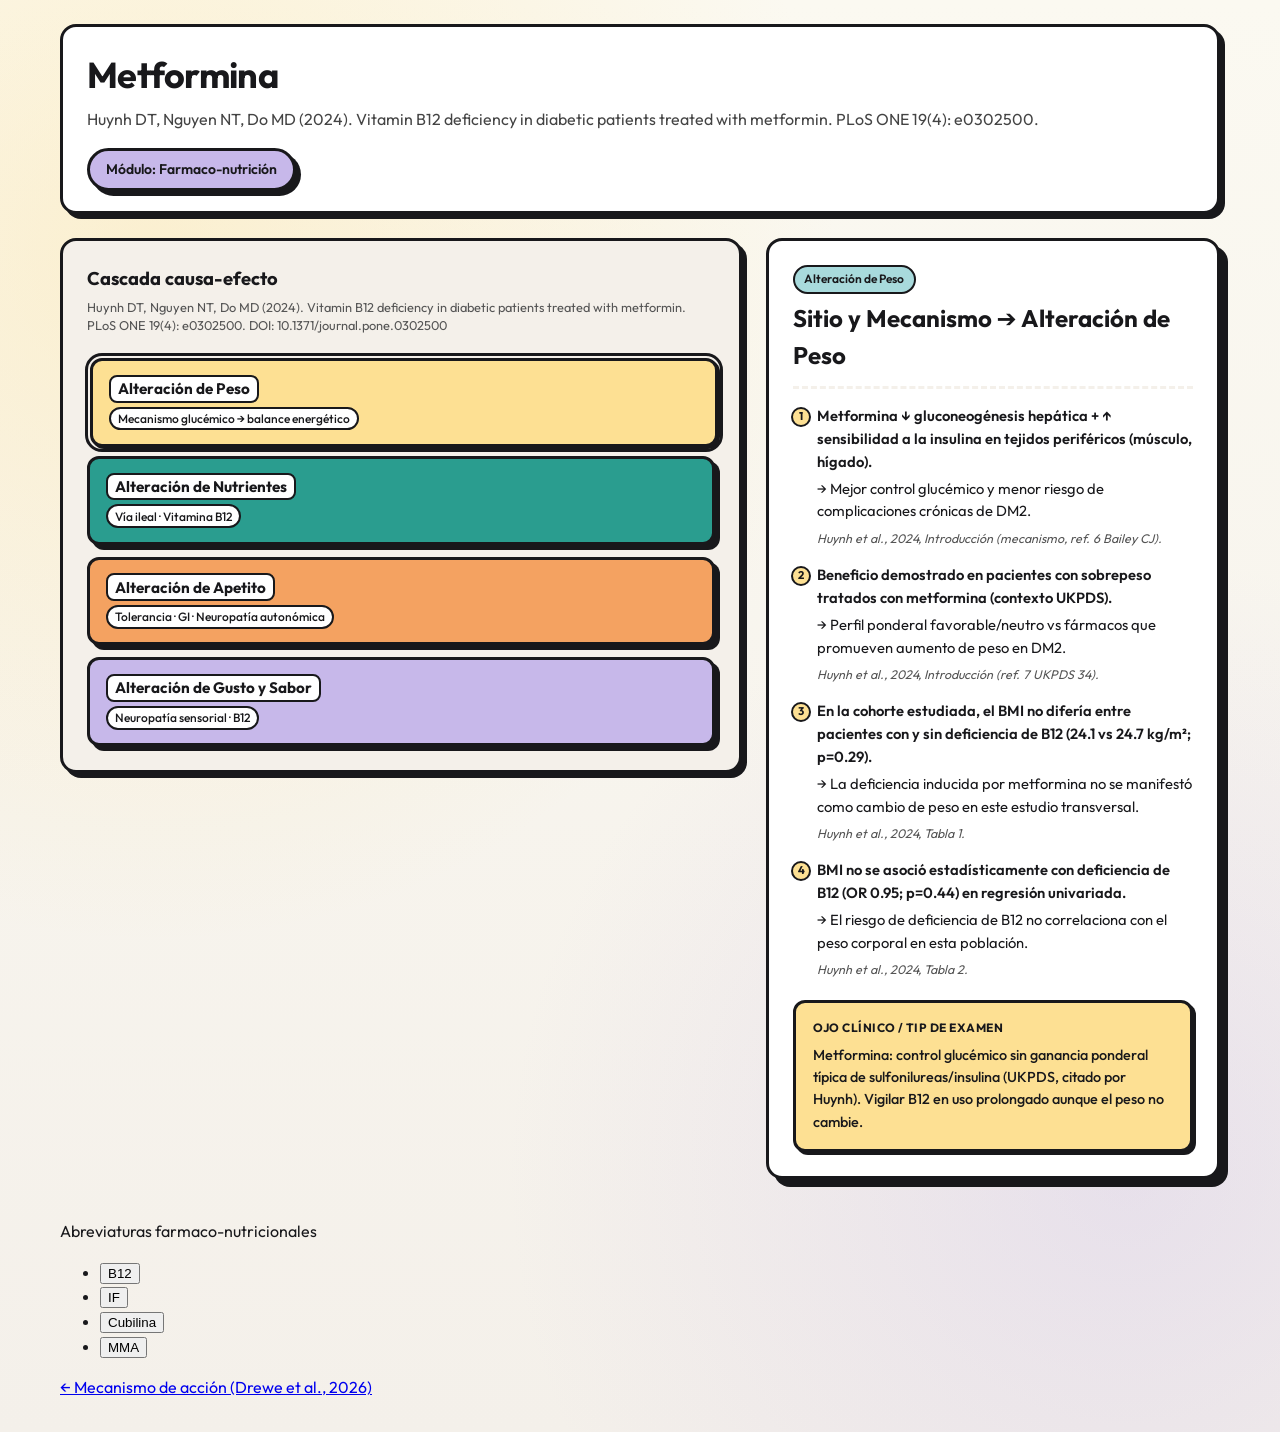
<file: farmaco-nutricion.html>
<!DOCTYPE html>
<html lang="es">
<head>
  <meta charset="UTF-8">
  <meta name="viewport" content="width=device-width, initial-scale=1.0">
  <title>Farma Básica — Metformina · Farmaco-nutrición</title>
  <link rel="preconnect" href="https://fonts.googleapis.com">
  <link rel="preconnect" href="https://fonts.gstatic.com" crossorigin>
  <link href="https://fonts.googleapis.com/css2?family=Outfit:wght@400;500;600;700&display=swap" rel="stylesheet">
  <link rel="stylesheet" href="styles.css">
</head>
<body>
  <div class="app">
    <header class="header">
      <div class="header__text">
        <h1 class="header__title" id="drug-title">Metformina</h1>
        <p class="header__subtitle" id="drug-subtitle"></p>
      </div>
      <span class="header__badge" id="module-badge">Módulo: Farmaco-nutrición</span>
    </header>

    <main class="main main--nutrition">
      <section class="nutrition-panel" aria-label="Alteraciones farmaco-nutricionales">
        <h2 class="nutrition-panel__heading">Cascada causa-efecto</h2>
        <p class="nutrition-panel__source" id="nutrition-source"></p>
        <nav class="nutrition-categories" id="nutrition-categories" aria-label="Categorías farmaco-nutricionales"></nav>
      </section>

      <aside class="study-panel" aria-live="polite">
        <article class="study-card" id="nutrition-card">
          <header class="study-card__header">
            <span class="study-card__step" id="nutrition-category-label">Categoría</span>
            <h2 class="study-card__title" id="nutrition-title"></h2>
          </header>
          <ol class="study-card__cascade" id="nutrition-cascade"></ol>
          <div class="study-card__tip" id="nutrition-tip">
            <span class="study-card__tip-label">Ojo Clínico / Tip de Examen</span>
            <p class="study-card__tip-text" id="nutrition-tip-text"></p>
          </div>
        </article>
      </aside>
    </main>

    <footer class="abbrev-bar">
      <p class="abbrev-bar__label">Abreviaturas farmaco-nutricionales</p>
      <ul class="abbrev-bar__chips" id="abbrev-chips"></ul>
      <nav class="page-nav" aria-label="Otros módulos">
        <a class="page-nav__link" href="index.html">← Mecanismo de acción (Drewe et al., 2026)</a>
      </nav>
    </footer>
  </div>

  <div class="modal-overlay" id="modal-overlay" hidden aria-hidden="true">
    <div
      class="modal"
      id="modal"
      role="dialog"
      aria-modal="true"
      aria-labelledby="modal-acronym"
      aria-describedby="modal-body"
    >
      <button class="modal__close" id="modal-close" type="button" aria-label="Cerrar"><span aria-hidden="true">X</span></button>
      <h3 class="modal__acronym" id="modal-acronym"></h3>
      <p class="modal__full-name" id="modal-full-name"></p>
      <div class="modal__body" id="modal-body"></div>
    </div>
  </div>

  <script src="nutrition.js"></script>
</body>
</html>
</file>
<file: styles.css>
/* ── Corporate Memphis Minimalista ── */

:root {
  --bg-cream: #FBF9F1;
  --bg-cream-dark: #F4F0EA;
  --black: #18181B;
  --yellow: #FDE093;
  --teal: #2A9D8F;
  --coral: #F4A261;
  --lavender: #C7B8EA;
  --sky: #A8DADC;
  --white: #FFFFFF;
  --border: 3px solid var(--black);
  --shadow: 5px 5px 0 var(--black);
  --shadow-lg: 8px 8px 0 var(--black);
  --shadow-active: 2px 2px 0 var(--black);
  --radius: 16px;
  --radius-pill: 999px;
  --font: "Outfit", "Inter", system-ui, sans-serif;
}

*,
*::before,
*::after {
  box-sizing: border-box;
}

html {
  font-size: 16px;
  scroll-behavior: smooth;
}

body {
  margin: 0;
  min-height: 100vh;
  font-family: var(--font);
  font-weight: 400;
  line-height: 1.55;
  color: var(--black);
  background: var(--bg-cream);
  background-image:
    radial-gradient(circle at 12% 18%, rgba(253, 224, 147, 0.35) 0%, transparent 42%),
    radial-gradient(circle at 88% 82%, rgba(199, 184, 234, 0.3) 0%, transparent 38%),
    linear-gradient(180deg, var(--bg-cream) 0%, var(--bg-cream-dark) 100%);
}

.visually-hidden {
  position: absolute;
  width: 1px;
  height: 1px;
  padding: 0;
  margin: -1px;
  overflow: hidden;
  clip: rect(0, 0, 0, 0);
  white-space: nowrap;
  border: 0;
}

/* ── Layout ── */

.app {
  max-width: 1200px;
  margin: 0 auto;
  padding: 1.5rem 1.25rem 2rem;
  display: flex;
  flex-direction: column;
  gap: 1.5rem;
  min-height: 100vh;
}

/* ── Header ── */

.header {
  display: flex;
  flex-wrap: wrap;
  align-items: flex-start;
  justify-content: space-between;
  gap: 1rem;
  padding: 1.25rem 1.5rem;
  background: var(--white);
  border: var(--border);
  border-radius: var(--radius);
  box-shadow: var(--shadow);
}

.header__title {
  margin: 0;
  font-size: clamp(1.75rem, 4vw, 2.25rem);
  font-weight: 700;
  letter-spacing: -0.02em;
}

.header__subtitle {
  margin: 0.25rem 0 0;
  font-size: 1rem;
  color: #444;
}

.header__badge {
  display: inline-flex;
  align-items: center;
  padding: 0.5rem 1rem;
  font-size: 0.875rem;
  font-weight: 600;
  background: var(--lavender);
  border: var(--border);
  border-radius: var(--radius-pill);
  box-shadow: var(--shadow);
  white-space: nowrap;
}

.header__actions {
  display: flex;
  flex-wrap: wrap;
  align-items: flex-start;
  justify-content: flex-end;
  gap: 0.6rem;
  flex: 1 1 16rem;
  min-width: 0;
}

@media (min-width: 720px) {
  .header {
    align-items: center;
  }

  .header__actions {
    align-items: center;
  }
}

.header__back {
  flex: 0 0 auto;
  min-width: auto;
  padding: 0.45rem 0.85rem;
  font-size: 0.8rem;
}

.drug-menu[hidden],
.app-study[hidden] {
  display: none !important;
}

.drug-menu__choices {
  display: flex;
  flex-direction: column;
  gap: 0.85rem;
}

.drug-picker {
  display: flex;
  flex-direction: column;
  align-items: center;
  gap: 0.25rem;
  text-align: center;
}

.drug-picker__title {
  font-size: 1.05rem;
  font-weight: 700;
}

.drug-picker__hint {
  font-size: 0.82rem;
  opacity: 0.8;
  font-weight: 500;
}

.view-tab[hidden] {
  display: none !important;
}

/* ── View tabs (debajo del header) ── */

.view-tabs {
  display: flex;
  flex-wrap: wrap;
  gap: 0.6rem;
  padding: 0 0.25rem;
}

.view-tab {
  flex: 1;
  min-width: 200px;
  padding: 0.65rem 1rem;
  font-family: inherit;
  font-size: 0.9rem;
  font-weight: 600;
  text-align: center;
  color: var(--black);
  background: var(--white);
  border: var(--border);
  border-radius: var(--radius-pill);
  box-shadow: var(--shadow);
  cursor: pointer;
  transition: transform 0.12s ease, box-shadow 0.12s ease;
}

.view-tab:hover {
  transform: translate(-1px, -1px);
  box-shadow: 6px 6px 0 var(--black);
}

.view-tab--active {
  background: var(--teal);
  color: var(--white);
  transform: translate(3px, 3px);
  box-shadow: var(--shadow-active);
}

.view-tab:focus-visible {
  outline: 3px dashed var(--coral);
  outline-offset: 3px;
}

/* ── Main 2-column ── */

.main {
  display: grid;
  grid-template-columns: 3fr 2fr;
  gap: 1.5rem;
  flex: 1;
  align-items: start;
}

.main[hidden],
.view-panel[hidden] {
  display: none !important;
}

@media (max-width: 860px) {
  .main {
    grid-template-columns: 1fr;
  }
}

/* ── Diagram Panel ── */

.diagram-panel {
  padding: 1.5rem;
  background: var(--bg-cream-dark);
  border: var(--border);
  border-radius: var(--radius);
  box-shadow: var(--shadow);
  min-height: 420px;
  overflow: visible;
}

.diagram {
  position: relative;
  width: 100%;
  overflow: visible;
}

#connections-layer {
  position: absolute;
  top: 0;
  left: 0;
  width: 100%;
  height: 100%;
  pointer-events: none;
  z-index: 0;
}

.diagram__rows {
  position: relative;
  z-index: 1;
  display: flex;
  flex-direction: column;
  gap: clamp(2rem, 5vw, 4rem);
  width: 100%;
}

.diagram__row {
  display: flex;
  flex-wrap: wrap;
  justify-content: center;
  align-items: flex-start;
  gap: clamp(2rem, 8vw, 5rem);
  padding: 12px 16px;
  margin: 0;
}

/* ── Nodes ── */

.node {
  position: relative;
  z-index: 1;
  display: flex;
  flex-direction: column;
  align-items: center;
  gap: 0.35rem;
  padding: 0;
  border: none;
  background: none;
  cursor: pointer;
  font-family: inherit;
  transition: transform 0.15s ease;
  outline: none;
}

.node:hover .node__shape {
  transform: translate(-1px, -1px);
  box-shadow: 6px 6px 0 var(--black);
}

.node:focus-visible .node__shape {
  outline: 3px dashed var(--teal);
  outline-offset: 4px;
}

.node--active .node__shape {
  transform: translate(3px, 3px);
  box-shadow: var(--shadow-active);
  outline: 3px solid var(--black);
  outline-offset: 2px;
}

.node--active .node__label {
  font-weight: 700;
}

.node__shape {
  display: flex;
  align-items: center;
  justify-content: center;
  border: var(--border);
  box-shadow: var(--shadow);
  transition: transform 0.15s ease, box-shadow 0.15s ease;
}

.node__label {
  font-size: 0.8rem;
  font-weight: 600;
  text-align: center;
  line-height: 1.2;
  overflow-wrap: break-word;
  word-wrap: break-word;
}

.node__label-box {
  display: inline-block;
  min-width: 72px;
  max-width: 140px;
  padding: 0.2rem 0.45rem;
  background: var(--white);
  border: 2px solid var(--black);
  border-radius: 10px;
  box-shadow: 2px 2px 0 var(--black);
}

.node__sublabel {
  display: inline-block;
  margin-top: 0.35rem;
  padding: 0.25rem 0.5rem;
  font-size: 0.85rem;
  font-weight: 500;
  line-height: 1.25;
  color: var(--black);
  background: var(--white);
  border: 2px solid var(--black);
  border-radius: var(--radius-pill);
  box-shadow: 2px 2px 0 var(--black);
  opacity: 1;
  min-width: 72px;
  max-width: 168px;
  overflow-wrap: break-word;
  word-wrap: break-word;
  text-align: center;
}

/* Shape variants */

.node__shape--pill {
  width: 120px;
  height: 52px;
  border-radius: var(--radius-pill);
  background: linear-gradient(135deg, var(--sky) 50%, var(--teal) 50%);
}

.node__shape--pill-alt {
  width: 120px;
  height: 52px;
  border-radius: var(--radius-pill);
  background: linear-gradient(135deg, var(--yellow) 50%, var(--coral) 50%);
}

.node__shape--rounded {
  width: 110px;
  height: 72px;
  border-radius: 20px;
}

.node__shape--circle {
  width: 80px;
  height: 80px;
  border-radius: 50%;
}

.node__shape--arc {
  width: 100px;
  height: 56px;
  border-radius: 50% 50% 0 0 / 100% 100% 0 0;
}

/* Node colors */
.node[data-color="yellow"] .node__shape--rounded,
.node[data-color="yellow"] .node__shape--circle { background: var(--yellow); }
.node[data-color="teal"] .node__shape--rounded,
.node[data-color="teal"] .node__shape--circle { background: var(--teal); color: var(--white); }
.node[data-color="coral"] .node__shape--rounded,
.node[data-color="coral"] .node__shape--circle { background: var(--coral); }
.node[data-color="lavender"] .node__shape--rounded,
.node[data-color="lavender"] .node__shape--circle { background: var(--lavender); }
.node[data-color="sky"] .node__shape--rounded,
.node[data-color="sky"] .node__shape--circle { background: var(--sky); }

/* ── Study Card ── */

.study-panel {
  position: sticky;
  top: 1rem;
}

@media (max-width: 860px) {
  .study-panel {
    position: static;
  }
}

.study-card {
  padding: 1.5rem;
  background: var(--white);
  border: var(--border);
  border-radius: var(--radius);
  box-shadow: var(--shadow-lg);
  animation: cardIn 0.25s ease;
}

@keyframes cardIn {
  from {
    opacity: 0;
    transform: translateY(6px);
  }
  to {
    opacity: 1;
    transform: translateY(0);
  }
}

.study-card__header {
  margin-bottom: 1rem;
  padding-bottom: 0.75rem;
  border-bottom: 3px dashed var(--bg-cream-dark);
}

.study-card__step {
  display: inline-block;
  margin-bottom: 0.35rem;
  padding: 0.2rem 0.6rem;
  font-size: 0.75rem;
  font-weight: 600;
  background: var(--sky);
  border: 2px solid var(--black);
  border-radius: var(--radius-pill);
}

.study-card__title {
  margin: 0;
  font-size: 1.5rem;
  font-weight: 700;
  min-width: 0;
  overflow-wrap: break-word;
  word-wrap: break-word;
}

.study-card__bullets li,
.study-card__tip-text,
.cascade__mechanism,
.cascade__effect,
.nutrition-cat__label,
.nutrition-cat__hint {
  min-width: 0;
  overflow-wrap: break-word;
  word-wrap: break-word;
}

.study-card__bullets {
  margin: 0 0 1.25rem;
  padding-left: 1.25rem;
}

.study-card__bullets li {
  margin-bottom: 0.6rem;
  font-size: 0.95rem;
}

.study-card__bullets li::marker {
  color: var(--teal);
  font-weight: 700;
}

.study-card__cascade {
  margin: 0 0 1.25rem;
  padding-left: 1.25rem;
  counter-reset: cascade;
  list-style: none;
}

.study-card__cascade li {
  position: relative;
  margin-bottom: 1rem;
  padding-left: 0.25rem;
  font-size: 0.92rem;
}

.study-card__cascade li::before {
  counter-increment: cascade;
  content: counter(cascade);
  position: absolute;
  left: -1.35rem;
  top: 0.1rem;
  width: 1.25rem;
  height: 1.25rem;
  display: flex;
  align-items: center;
  justify-content: center;
  font-size: 0.7rem;
  font-weight: 700;
  background: var(--yellow);
  border: 2px solid var(--black);
  border-radius: 50%;
}

.cascade__mechanism {
  display: block;
  font-weight: 600;
  margin-bottom: 0.25rem;
}

.cascade__effect {
  display: block;
  margin-bottom: 0.35rem;
}

.cascade__cite {
  display: block;
  font-size: 0.78rem;
  color: #555;
  font-style: italic;
}

/* ── Farmaco-nutrición ── */

.main--nutrition {
  align-items: start;
}

.nutrition-panel {
  padding: 1.5rem;
  background: var(--bg-cream-dark);
  border: var(--border);
  border-radius: var(--radius);
  box-shadow: var(--shadow);
  min-height: 420px;
}

.nutrition-panel__heading {
  margin: 0 0 0.35rem;
  font-size: 1.15rem;
  font-weight: 700;
}

.nutrition-panel__source {
  margin: 0 0 1.25rem;
  font-size: 0.8rem;
  color: #555;
  line-height: 1.4;
}

.nutrition-categories {
  display: flex;
  flex-direction: column;
  gap: 0.75rem;
}

.nutrition-cat {
  display: flex;
  flex-direction: column;
  align-items: flex-start;
  gap: 0.25rem;
  width: 100%;
  padding: 0.85rem 1rem;
  font-family: inherit;
  text-align: left;
  background: var(--white);
  border: var(--border);
  border-radius: 12px;
  box-shadow: var(--shadow);
  cursor: pointer;
  transition: transform 0.12s ease, box-shadow 0.12s ease;
}

.nutrition-cat:hover {
  transform: translate(-1px, -1px);
  box-shadow: 6px 6px 0 var(--black);
}

.nutrition-cat--active {
  transform: translate(3px, 3px);
  box-shadow: var(--shadow-active);
  outline: 3px solid var(--black);
  outline-offset: 2px;
}

.nutrition-cat__label {
  display: inline-block;
  font-size: 0.95rem;
  font-weight: 700;
  padding: 0.15rem 0.45rem;
  color: var(--black);
  background: var(--white);
  border: 2px solid var(--black);
  border-radius: 8px;
  overflow-wrap: break-word;
  word-wrap: break-word;
}

.nutrition-cat__hint {
  display: inline-block;
  font-size: 0.75rem;
  font-weight: 500;
  padding: 0.15rem 0.45rem;
  color: var(--black);
  background: var(--white);
  border: 2px solid var(--black);
  border-radius: var(--radius-pill);
  overflow-wrap: break-word;
  word-wrap: break-word;
}

.nutrition-cat[data-color="yellow"] { background: var(--yellow); }
.nutrition-cat[data-color="teal"] { background: var(--teal); }
.nutrition-cat[data-color="coral"] { background: var(--coral); }
.nutrition-cat[data-color="lavender"] { background: var(--lavender); }

.study-card__tip {
  padding: 1rem 1.1rem;
  background: var(--yellow);
  border: var(--border);
  border-radius: 12px;
  box-shadow: 3px 3px 0 var(--black);
}

.study-card__tip-label {
  display: block;
  margin-bottom: 0.4rem;
  font-size: 0.75rem;
  font-weight: 700;
  text-transform: uppercase;
  letter-spacing: 0.04em;
}

.study-card__tip-text {
  margin: 0;
  font-size: 0.9rem;
  font-weight: 500;
}

.text-link-sigla {
  display: inline;
  padding: 0 0.15em;
  margin: 0;
  font: inherit;
  font-weight: 700;
  color: inherit;
  text-decoration: underline;
  text-decoration-thickness: 2px;
  text-underline-offset: 3px;
  background: rgba(253, 224, 147, 0.55);
  border: none;
  border-radius: 4px;
  cursor: pointer;
  transition: background 0.12s ease;
}

.text-link-sigla:hover {
  background: var(--yellow);
}

.text-link-sigla:focus-visible {
  outline: 3px dashed var(--coral);
  outline-offset: 2px;
}

/* ── Modal ── */

.modal-overlay {
  position: fixed;
  inset: 0;
  z-index: 100;
  display: flex;
  align-items: center;
  justify-content: center;
  padding: 1.5rem;
  background: rgba(24, 24, 27, 0.45);
  animation: fadeIn 0.2s ease;
}

.modal-overlay[hidden] {
  display: none;
}

@keyframes fadeIn {
  from { opacity: 0; }
  to { opacity: 1; }
}

.modal {
  position: relative;
  width: 100%;
  max-width: 440px;
  padding: 1.75rem 1.5rem 1.5rem;
  background: var(--white);
  border: var(--border);
  border-radius: var(--radius);
  box-shadow: var(--shadow-lg);
  animation: modalIn 0.25s ease;
}

@keyframes modalIn {
  from {
    opacity: 0;
    transform: scale(0.95) translateY(10px);
  }
  to {
    opacity: 1;
    transform: scale(1) translateY(0);
  }
}

.modal__close {
  position: absolute;
  top: 0.75rem;
  right: 0.75rem;
  width: 36px;
  height: 36px;
  display: flex;
  align-items: center;
  justify-content: center;
  padding: 0;
  font-size: 1.1rem;
  font-weight: 700;
  background: var(--coral);
  border: var(--border);
  border-radius: 50%;
  box-shadow: 2px 2px 0 var(--black);
  cursor: pointer;
  transition: transform 0.12s ease;
}

.modal__close:hover {
  transform: scale(1.08);
}

.modal__acronym {
  margin: 0 2rem 0.25rem 0;
  font-size: 1.75rem;
  font-weight: 700;
  color: var(--teal);
}

.modal__full-name {
  margin: 0 0 1rem;
  font-size: 1rem;
  font-weight: 600;
}

.modal__body p {
  margin: 0 0 0.75rem;
  font-size: 0.95rem;
}

.modal__body p:last-child {
  margin-bottom: 0;
}

.modal__body strong {
  color: var(--teal);
}

/* ── Candado fisiológico ── */

.physiology-lock[hidden],
.study-content[hidden] {
  display: none !important;
}

.study-content {
  display: flex;
  flex-direction: column;
  gap: 1.5rem;
  flex: 1;
}

.physiology-lock {
  padding: 1.5rem;
  background: var(--white);
  border: var(--border);
  border-radius: var(--radius);
  box-shadow: var(--shadow-lg);
}

.physiology-lock__title {
  margin: 0 0 0.35rem;
  font-size: 1.45rem;
}

.physiology-lock__intro {
  margin: 0 0 1.25rem;
  color: #444;
  overflow-wrap: break-word;
}

.physiology-lock__board {
  display: grid;
  grid-template-columns: 1fr 1fr;
  gap: 1rem;
  margin-bottom: 1rem;
}

@media (max-width: 760px) {
  .physiology-lock__board {
    grid-template-columns: 1fr;
  }
}

.match-column__heading {
  margin: 0 0 0.6rem;
  font-size: 0.95rem;
}

.match-column__list {
  display: flex;
  flex-direction: column;
  gap: 0.55rem;
}

.match-item {
  width: 100%;
  padding: 0.75rem 0.85rem;
  text-align: left;
  font-family: inherit;
  background: var(--bg-cream-dark);
  border: var(--border);
  border-radius: 12px;
  box-shadow: var(--shadow);
  cursor: pointer;
  transition: transform 0.12s ease, box-shadow 0.12s ease;
}

.match-item:hover:not(:disabled) {
  transform: translate(-1px, -1px);
  box-shadow: 6px 6px 0 var(--black);
}

.match-item--selected {
  background: var(--sky);
  outline: 3px solid var(--black);
  outline-offset: 2px;
}

.match-item--paired {
  opacity: 0.55;
  cursor: default;
}

.match-item__title,
.match-item__text {
  display: block;
  font-size: 0.9rem;
  font-weight: 600;
  overflow-wrap: break-word;
  word-wrap: break-word;
}

.physiology-lock__actions {
  display: flex;
  flex-direction: column;
  gap: 0.5rem;
  align-items: flex-start;
}

.physiology-lock__submit {
  min-width: 220px;
}

.physiology-lock__hint {
  margin: 0;
  font-size: 0.85rem;
  color: #555;
}

.physiology-lock__fail {
  margin-top: 1rem;
  padding: 1rem 1.1rem;
  background: #E63946;
  color: var(--white);
  border: var(--border);
  border-radius: 12px;
  box-shadow: var(--shadow);
}

.physiology-lock__fail-text {
  margin: 0 0 0.85rem;
  font-size: 1.15rem;
  font-weight: 700;
  text-align: center;
}

.physiology-lock__retry {
  display: block;
  width: 100%;
  max-width: 240px;
  margin: 0 auto;
  background: var(--white);
  color: var(--black);
}

/* ── Gamificación ── */

.main--game {
  grid-template-columns: 1fr;
}

.game-panel {
  padding: 1.5rem;
  background: var(--bg-cream-dark);
  border: var(--border);
  border-radius: var(--radius);
  box-shadow: var(--shadow);
  min-height: 420px;
}

.game-panel__title {
  margin: 0 0 0.35rem;
  font-size: 1.25rem;
}

.game-panel__intro {
  margin: 0 0 1rem;
  font-size: 0.92rem;
  color: #444;
  overflow-wrap: break-word;
}

.game-panel__actions {
  display: flex;
  flex-wrap: wrap;
  gap: 0.6rem;
  margin-top: 1rem;
}

.drug-menu__notice {
  margin: 0;
  padding: 0.85rem 1rem;
  font-size: 0.9rem;
  font-weight: 500;
  background: var(--yellow);
  border: var(--border);
  border-radius: 12px;
  box-shadow: var(--shadow);
}

.drug-menu__notice[hidden] {
  display: none !important;
}

.user-panel__logged {
  display: flex;
  flex-direction: column;
  align-items: stretch;
  gap: 0.55rem;
  width: 100%;
  max-width: 100%;
}

@media (min-width: 560px) {
  .user-panel__logged {
    flex-direction: row;
    flex-wrap: wrap;
    align-items: center;
    justify-content: flex-end;
    width: auto;
  }
}

.user-panel__buttons {
  display: flex;
  flex-wrap: wrap;
  gap: 0.5rem;
  justify-content: flex-end;
}

.user-panel__identity {
  display: flex;
  flex-direction: column;
  align-items: flex-start;
  gap: 0.1rem;
  padding: 0.5rem 0.9rem;
  white-space: normal;
  max-width: 100%;
  line-height: 1.25;
}

.user-panel__identity.header__badge {
  border-radius: var(--radius);
  text-align: left;
}

.user-panel__name {
  font-size: 0.86rem;
  font-weight: 700;
  overflow-wrap: anywhere;
}

.user-panel__id {
  font-size: 0.74rem;
  font-weight: 600;
  opacity: 0.88;
  overflow-wrap: anywhere;
}

.user-panel__logged[hidden],
.user-panel__guest[hidden] {
  display: none !important;
}

.drug-picker--disabled,
.drug-picker:disabled {
  opacity: 0.45;
  cursor: not-allowed;
  transform: none !important;
  box-shadow: var(--shadow) !important;
}

.register-form {
  display: flex;
  flex-direction: column;
  gap: 0.65rem;
}

.register-form__label {
  font-size: 0.85rem;
  font-weight: 600;
}

.register-form__input {
  width: 100%;
  padding: 0.65rem 0.75rem;
  font-family: inherit;
  font-size: 0.95rem;
  border: var(--border);
  border-radius: 10px;
  background: var(--white);
  box-shadow: 2px 2px 0 var(--black);
}

.register-form__input:focus-visible {
  outline: 3px dashed var(--teal);
  outline-offset: 2px;
}

.register-form__submit {
  margin-top: 0.35rem;
  width: 100%;
}

.register-form__hint {
  margin: 0;
  font-size: 0.82rem;
  line-height: 1.4;
  color: #555;
}

.register-form__feedback {
  margin: 0;
  padding: 0.65rem 0.75rem;
  font-size: 0.85rem;
  font-weight: 600;
  border: 2px solid var(--black);
  border-radius: 10px;
  background: var(--sky);
}

.register-form__feedback[data-type="error"] {
  background: var(--coral);
}

.register-form__feedback[data-type="resume"] {
  background: var(--teal);
  color: var(--white);
}

.register-device-users {
  margin-bottom: 1rem;
  padding: 0.75rem;
  background: var(--bg-cream-dark);
  border: var(--border);
  border-radius: 12px;
}

.register-device-users[hidden] {
  display: none !important;
}

.register-device-users__heading {
  margin: 0 0 0.5rem;
  font-size: 0.82rem;
  font-weight: 700;
}

.register-device-users__btn {
  width: 100%;
  margin-bottom: 0.4rem;
  text-align: left;
  font-size: 0.82rem;
}

.register-device-users__btn:last-child {
  margin-bottom: 0;
}

#user-register-overlay[hidden],
#user-metrics-overlay[hidden] {
  display: none !important;
}

.view-tab--ghost {
  background: var(--bg-cream);
}

.architect-canvas {
  min-height: 220px;
  padding: 1rem;
  margin-bottom: 0.75rem;
  background: var(--white);
  border: var(--border);
  border-radius: var(--radius);
  box-shadow: inset 3px 3px 0 rgba(24, 24, 27, 0.08);
  display: flex;
  flex-direction: column;
  gap: 0.65rem;
}

.architect-canvas__empty {
  margin: auto;
  font-size: 0.9rem;
  color: #666;
  text-align: center;
}

.architect-toolbox {
  display: grid;
  grid-template-columns: repeat(auto-fit, minmax(150px, 1fr));
  gap: 0.65rem;
  padding: 0.85rem;
  background: var(--lavender);
  border: var(--border);
  border-radius: var(--radius);
  box-shadow: var(--shadow);
}

.architect-piece {
  display: flex;
  flex-direction: column;
  gap: 0.25rem;
  padding: 0.75rem 0.85rem;
  text-align: left;
  font-family: inherit;
  background: var(--white);
  border: var(--border);
  border-radius: 12px;
  box-shadow: var(--shadow);
  cursor: pointer;
  min-width: 0;
}

.architect-piece--canvas {
  background: var(--yellow);
}

.architect-piece[data-color="sky"] { background: var(--sky); }
.architect-piece[data-color="teal"] { background: var(--teal); color: var(--white); }
.architect-piece[data-color="lavender"] { background: var(--lavender); }
.architect-piece[data-color="yellow"] { background: var(--yellow); }

.architect-piece__label {
  font-weight: 700;
  font-size: 0.95rem;
}

.architect-piece__hint {
  font-size: 0.8rem;
  font-weight: 500;
  overflow-wrap: break-word;
  word-wrap: break-word;
}

.architect-feedback {
  min-height: 1.5rem;
  margin-bottom: 0.5rem;
  font-size: 0.92rem;
  font-weight: 600;
}

.architect-feedback--ok {
  color: var(--teal);
}

.architect-feedback--fail {
  color: #C1121F;
}

/* ── Casos de Credibilidad (Pestaña 5) ── */

.credibility-bar {
  margin-bottom: 1rem;
  padding: 0.85rem 1rem;
  background: var(--white);
  border: var(--border);
  border-radius: 12px;
  box-shadow: var(--shadow);
}

.credibility-bar__label {
  display: flex;
  justify-content: space-between;
  align-items: center;
  margin-bottom: 0.5rem;
  font-size: 0.9rem;
  font-weight: 600;
}

.credibility-bar__label strong {
  font-size: 1.1rem;
}

.credibility-bar__track {
  height: 22px;
  background: var(--bg-cream-dark);
  border: var(--border);
  border-radius: var(--radius-pill);
  overflow: hidden;
}

.credibility-bar__fill {
  height: 100%;
  background: var(--teal);
  border-radius: var(--radius-pill);
  transition: width 0.35s ease, background 0.25s ease;
}

.credibility-bar__fill[data-level="mid"] {
  background: var(--yellow);
}

.credibility-bar__fill[data-level="low"] {
  background: var(--coral);
}

.credibility-avatar-wrap {
  position: relative;
  display: flex;
  align-items: flex-start;
  gap: 0.75rem;
  margin-bottom: 1rem;
  min-height: 72px;
}

.hub-avatar {
  flex-shrink: 0;
  width: 56px;
  height: 56px;
  padding: 0;
  font-family: inherit;
  background: var(--lavender);
  border: var(--border);
  border-radius: 50%;
  box-shadow: var(--shadow);
  cursor: default;
  transition: transform 0.15s ease;
}

.hub-avatar--poke {
  animation: hubAvatarPoke 0.45s ease;
}

@keyframes hubAvatarPoke {
  0%, 100% { transform: rotate(0deg); }
  25% { transform: rotate(-8deg) scale(1.05); }
  75% { transform: rotate(8deg) scale(1.05); }
}

.hub-avatar__face {
  font-size: 1rem;
  font-weight: 700;
}

.hub-avatar-bubble {
  flex: 1;
  min-width: 0;
  padding: 0.75rem 0.9rem;
  font-size: 0.88rem;
  font-weight: 600;
  line-height: 1.35;
  background: var(--white);
  border: var(--border);
  border-radius: 14px;
  box-shadow: var(--shadow);
  overflow-wrap: break-word;
  word-wrap: break-word;
}

.hub-avatar-bubble[data-mood="optimal"] {
  background: var(--teal);
  color: var(--white);
}

.hub-avatar-bubble[data-mood="suboptimal"] {
  background: var(--yellow);
}

.hub-avatar-bubble[data-mood="critical"] {
  background: #E63946;
  color: var(--white);
}

.credibility-case {
  padding: 1.1rem 1.15rem;
  background: var(--white);
  border: var(--border);
  border-radius: var(--radius);
  box-shadow: var(--shadow-lg);
  margin-bottom: 0.75rem;
}

.credibility-case__badge {
  display: inline-block;
  margin-bottom: 0.5rem;
  padding: 0.2rem 0.55rem;
  font-size: 0.72rem;
  font-weight: 700;
  background: var(--sky);
  border: 2px solid var(--black);
  border-radius: var(--radius-pill);
}

.credibility-case__title {
  margin: 0 0 0.5rem;
  font-size: 1.15rem;
  font-weight: 700;
  overflow-wrap: break-word;
}

.credibility-case__text {
  margin: 0 0 1rem;
  font-size: 0.92rem;
  line-height: 1.45;
  overflow-wrap: break-word;
}

.credibility-options {
  display: flex;
  flex-direction: column;
  gap: 0.6rem;
}

.credibility-option {
  display: block;
  width: 100%;
  padding: 0.75rem 0.85rem;
  text-align: left;
  font-family: inherit;
  background: var(--white);
  border: var(--border);
  border-radius: 12px;
  box-shadow: var(--shadow);
  cursor: pointer;
  transition: transform 0.12s ease, box-shadow 0.12s ease, background 0.2s ease;
}

.credibility-option:hover:not(:disabled) {
  transform: translate(-1px, -1px);
  box-shadow: 6px 6px 0 var(--black);
}

.credibility-option:disabled:not(.credibility-option--picked) {
  cursor: default;
  opacity: 0.55;
}

.credibility-option--picked {
  outline: 3px solid var(--black);
  outline-offset: 2px;
  opacity: 1;
}

.credibility-option--feedback-optimal {
  background: var(--teal);
  color: var(--white);
}

.credibility-option--feedback-suboptimal {
  background: var(--yellow);
  color: var(--black);
}

.credibility-option--feedback-critical {
  background: #E63946;
  color: var(--white);
}

.credibility-option__text {
  display: block;
  font-size: 0.9rem;
  font-weight: 600;
  overflow-wrap: break-word;
  word-wrap: break-word;
}

.credibility-result {
  min-height: 1.25rem;
  margin: 0;
  font-size: 0.9rem;
  font-weight: 700;
}

.credibility-results {
  padding: 1.5rem;
  background: var(--yellow);
  border: var(--border);
  border-radius: var(--radius);
  box-shadow: var(--shadow-lg);
  text-align: center;
}

.credibility-results[hidden] {
  display: none !important;
}

#credibility-play[hidden] {
  display: none !important;
}

.credibility-results__title {
  margin: 0 0 0.75rem;
  font-size: 1.35rem;
  font-weight: 700;
}

.credibility-results__score {
  margin: 0 0 0.5rem;
  font-size: 1.15rem;
  font-weight: 700;
}

.credibility-results__meta {
  margin: 0 0 1rem;
  font-size: 0.88rem;
  font-weight: 500;
}

#credibility-new-round {
  margin: 0 auto;
}

/* ── Panel del profesor ── */

.modal--wide {
  max-width: 720px;
}

.professor-grid {
  display: grid;
  grid-template-columns: repeat(auto-fit, minmax(200px, 1fr));
  gap: 0.75rem;
}

@media (max-width: 700px) {
  .professor-grid {
    grid-template-columns: 1fr;
  }
}

.professor-card {
  padding: 1rem;
  border: var(--border);
  border-radius: 12px;
  box-shadow: var(--shadow);
  min-width: 0;
}

.professor-card--lavender { background: var(--lavender); }
.professor-card--teal { background: var(--teal); color: var(--white); }
.professor-card--yellow { background: var(--yellow); }

.professor-card__title {
  margin: 0 0 0.35rem;
  font-size: 0.85rem;
  font-weight: 700;
}

.professor-card__value {
  margin: 0;
  font-size: 1.75rem;
  font-weight: 700;
  line-height: 1.1;
}

.professor-card__meta {
  margin: 0.35rem 0 0;
  font-size: 0.78rem;
  font-weight: 500;
  overflow-wrap: break-word;
}

.professor-hint {
  margin: 1rem 0 0;
  font-size: 0.78rem;
  color: #666;
}

.professor-hint code {
  font-family: ui-monospace, SFMono-Regular, Menlo, monospace;
  font-size: 0.85em;
}

.professor-auth {
  margin-bottom: 1rem;
  padding: 0.85rem;
  background: var(--bg-cream-dark);
  border: var(--border);
  border-radius: 12px;
}

.professor-auth[hidden] {
  display: none !important;
}

.user-metrics-actions {
  margin-top: 1.1rem;
  padding-top: 1rem;
  border-top: var(--border);
}

.user-metrics-actions__pdf {
  width: 100%;
}

.user-metrics-actions__hint {
  margin: 0.65rem 0 0;
  font-size: 0.82rem;
  line-height: 1.45;
  color: #555;
}
</file>
